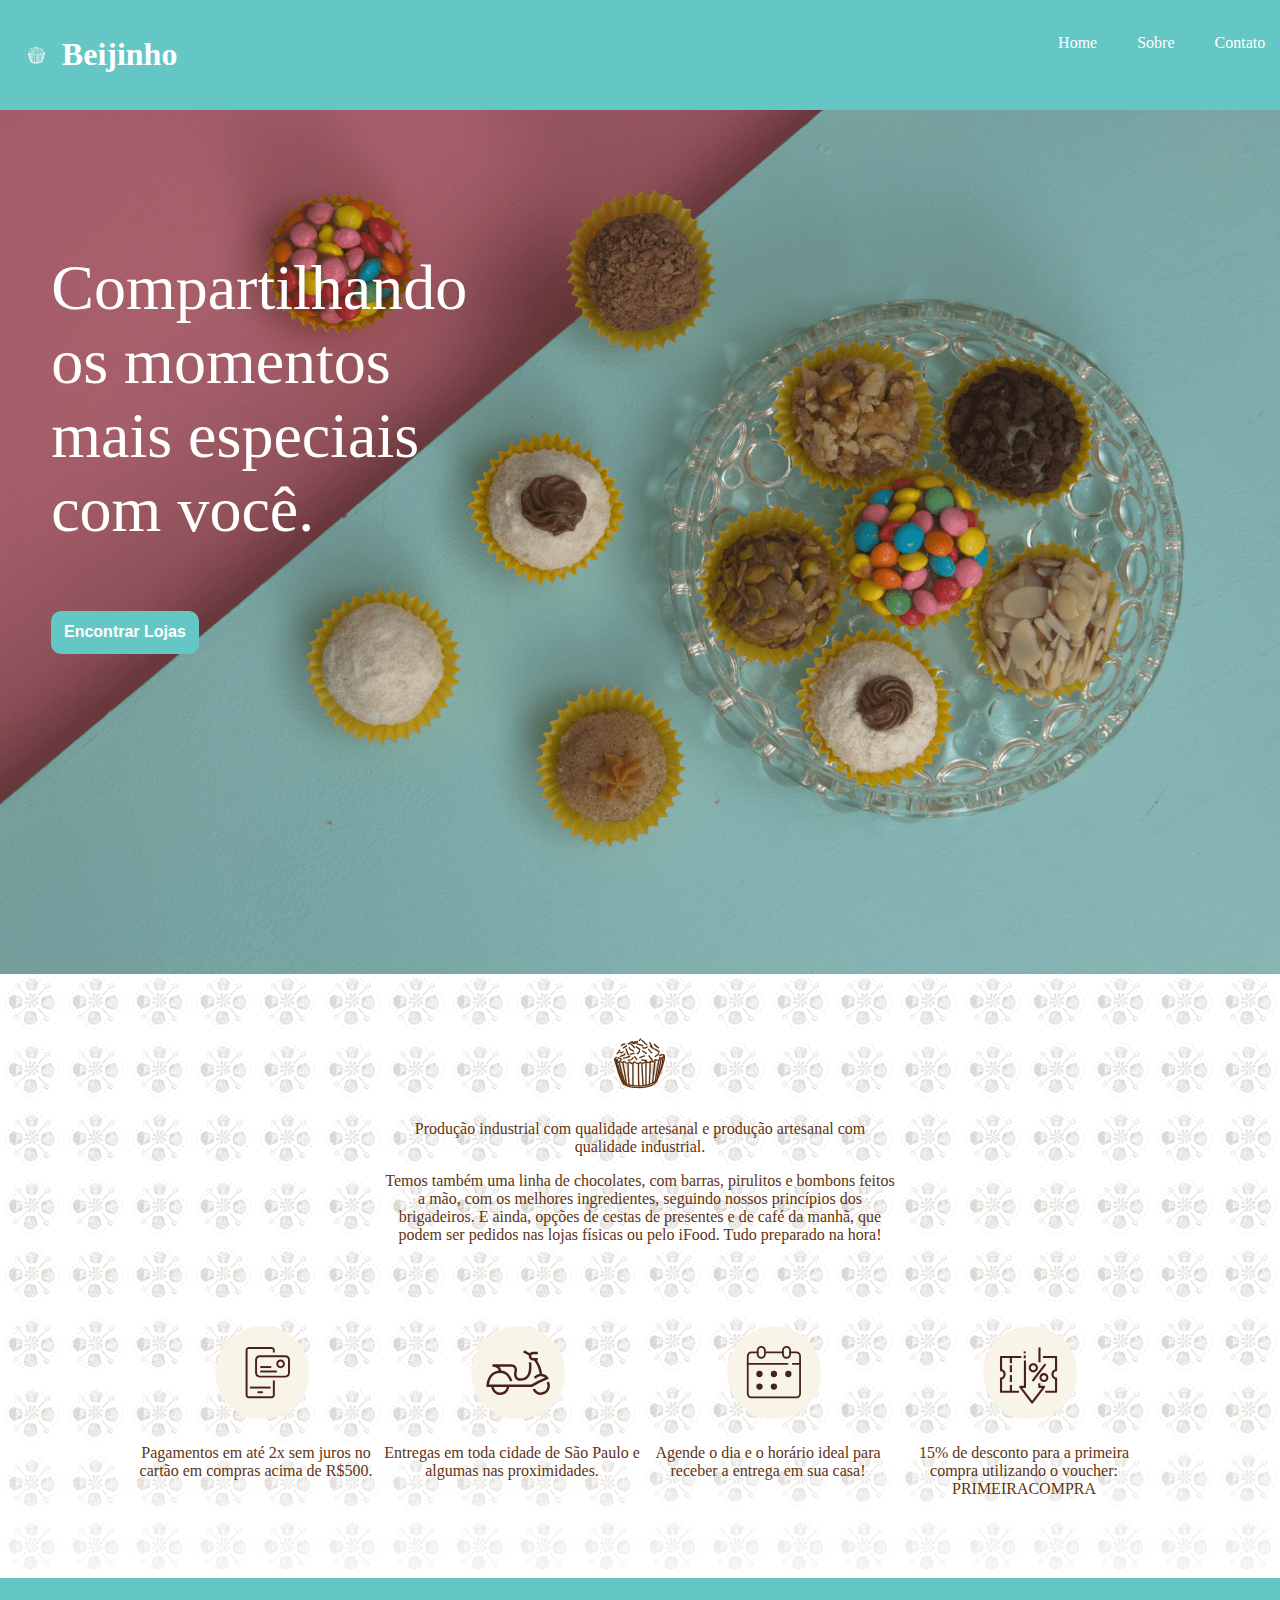
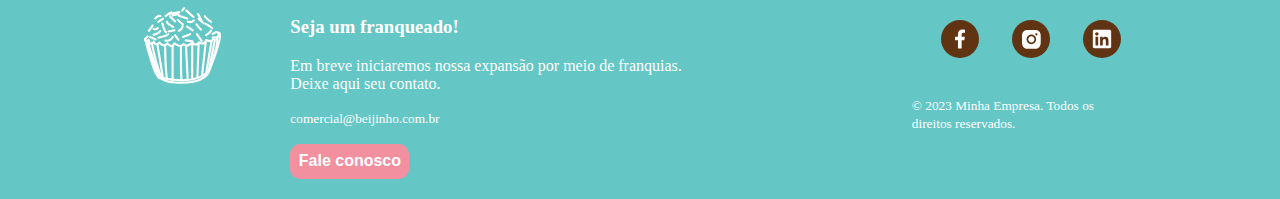
<file: index.html>
<!DOCTYPE html>
<html lang="pt-br">
<head>
    <meta charset="UTF-8">
    <meta name="viewport" content="width=device-width, initial-scale=1.0">
    <link rel="stylesheet" href="style.css">
    <link rel="icon" href="img/icone.svg" type="image/x-icon">
    <title>Beijinho - Home</title>
</head>
<body>
    <header>
        <nav>
            <div class="navbar">
                <div class="logo">
                    <img src="img/icone-branco.svg" alt="icone" width="35%">
                    <h1>Beijinho</h1>
                </div>
                <ul class="menu">
                    <li><a href="index.html">Home</a></li>
                    <li><a href="sobre.html">Sobre</a></li>
                    <li><a href="contato.html">Contato</a></li>
                    <li><a href="galeria.html">Galeria</a></li>
                </ul>
            </div>
        </nav>
    </header>
    
    <div class="inicio">
        <p class="p-inicial">Compartilhando <br> os momentos <br> mais especiais <br> com você.</p>
        <button id="btn-inicio"><b>Encontrar Lojas</b></button>
    </div>

    <div class="fundo"> 
        <div class="container">
            <center>
                <img src="img/icone.svg" alt="icone-beijinho" width="5%">
                <div class="text">
                    <p>Produção industrial com qualidade artesanal e produção artesanal com qualidade industrial.</p>
                    <p>Temos também uma linha de chocolates, com barras, pirulitos e bombons feitos a mão, com os melhores ingredientes, seguindo nossos princípios dos brigadeiros. E ainda, opções de cestas de presentes e de café da manhã, que podem ser pedidos nas lojas físicas ou pelo iFood. Tudo preparado na hora!</p>
                </div>
            </center>
                
            <div class="faixa">
                <div style="width: 25%; text-align: center;">
                    <img src="img/pagmento.svg" alt="icone-faixa" width="40%">
                    <p>Pagamentos em até 2x sem juros no cartão em compras acima de R$500.</p>
                </div>
                <div style="width: 25%; text-align: center;">
                    <img src="img/motoca.svg" alt="icone-faixa" width="40%">
                    <p>Entregas em toda cidade de São Paulo e algumas nas proximidades.</p>
                </div>
                <div style="width: 25%; text-align: center;">
                    <img src="img/agenda.svg" alt="icone-faixa" width="40%">
                    <p>Agende o dia e o horário ideal para receber a entrega em sua casa!</p>
                </div>
                <div style="width: 25%; text-align: center;">
                    <img src="img/desconto.svg" alt="icone-faixa" width="40%">
                    <p>15% de desconto para a primeira compra utilizando o voucher: PRIMEIRACOMPRA</p>                    
                </div>
            </div>
        </div>
    </div>

    <footer>
        <div class="rodape">
            <div class="container-flex">
                <div class="img-rodape">
                    <img src="img/icone-branco.svg" alt="logo" width="100%">
                </div>
                
                <div class="text-rodape">
                    <h3>Seja um franqueado!</h3>
                    <p>Em breve iniciaremos nossa expansão por meio de franquias. Deixe aqui seu contato.</p>
                
                    <small>comercial@beijinho.com.br</small>
                    <br>
                    <button id="btn-fim"><b>Fale conosco</b></button>
                </div>

                <div class="icones-rodape">
                    <img src="img/face.svg" alt="icone-social">
                    <img src="img/insta.svg" alt="icone-social">
                    <img src="img/linke.svg" alt="icone-social">
                    <br>
                    <small>&copy; 2023 Minha Empresa. Todos os direitos reservados.</small>
                </div>
            </div>
        </div>
    </footer>
</body>
</html>
</file>
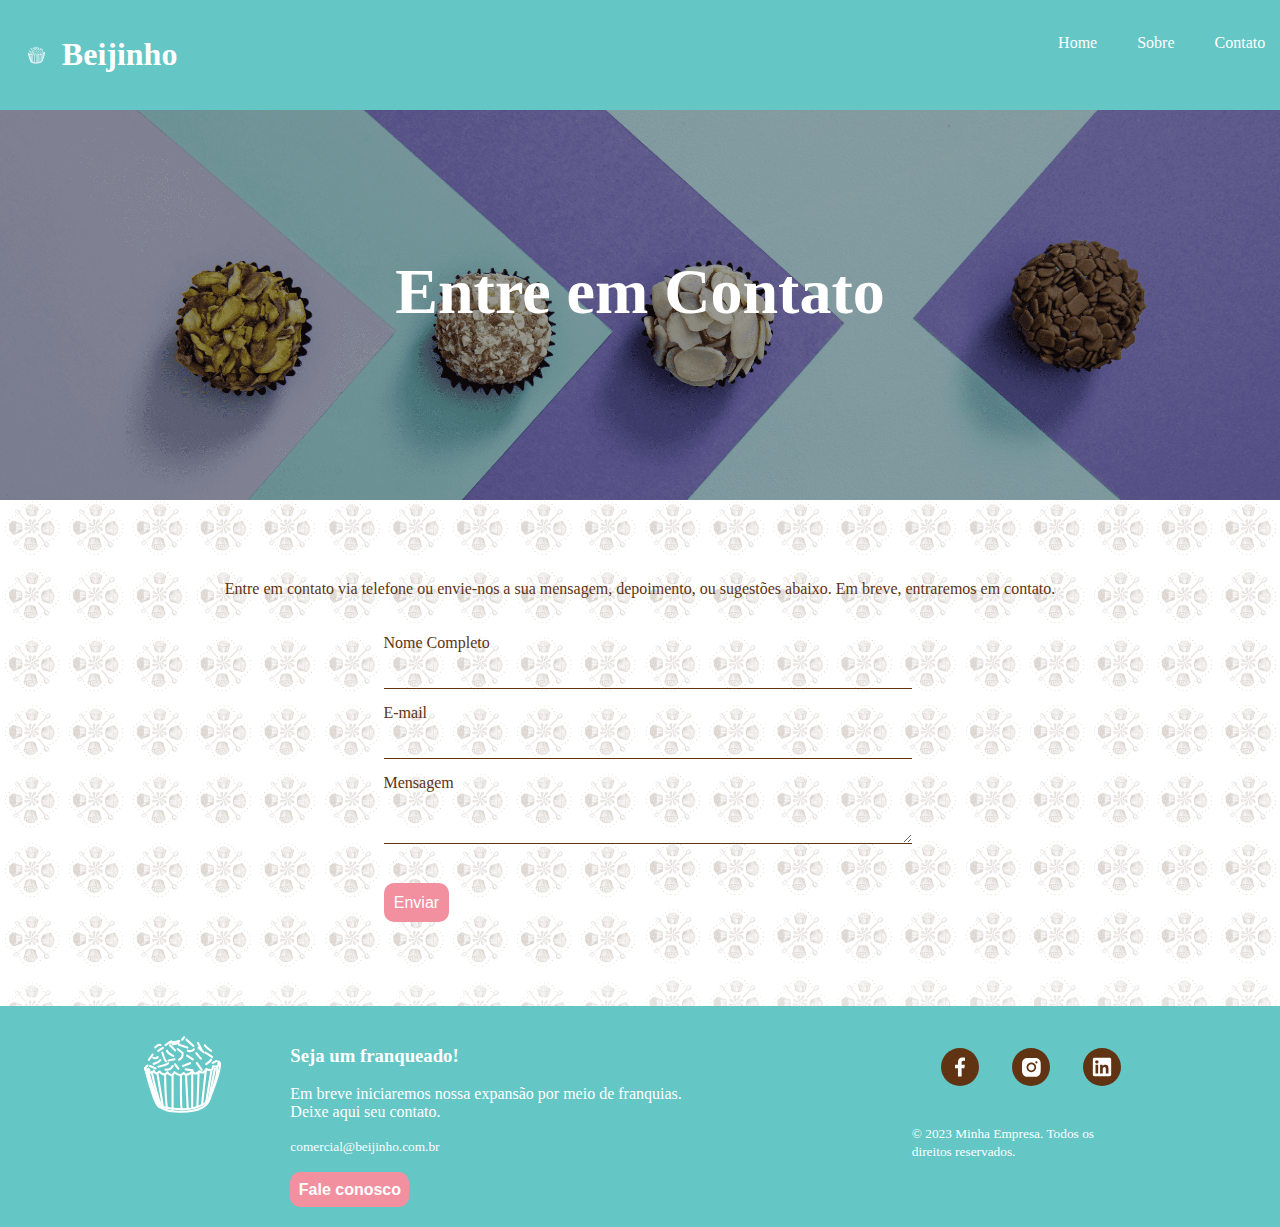
<file: contato.html>
<!DOCTYPE html>
<html lang="pt-br">
<head>
    <meta charset="UTF-8">
    <meta name="viewport" content="width=device-width, initial-scale=1.0">
    <link rel="stylesheet" href="style.css">
    <link rel="icon" href="img/icone.svg" type="image/x-icon">
    <title>Contato</title>
</head>
<body>
    <header>
        <nav>
            <div class="navbar">
                <div class="logo">
                    <img src="img/icone-branco.svg" alt="icone" width="35%">
                    <h1>Beijinho</h1>
                </div>
                <ul class="menu">
                    <li><a href="index.html">Home</a></li>
                    <li><a href="sobre.html">Sobre</a></li>
                    <li><a href="contato.html">Contato</a></li>
                    <li><a href="galeria.html">Galeria</a></li>
                </ul>
            </div>
        </nav>
    </header>

    <div class="fundo-sobre">
        <h1>Entre em Contato</h1>
    </div>

    <div class="fundo">
        <div class="container">
            <center>
                <p>Entre em contato via telefone ou envie-nos a sua
                    mensagem, depoimento, ou sugestões abaixo.
                    Em breve, entraremos em contato.</p>
            </center>
                    
            <div class="form" >
                <form action="enviou.html" class="formulario">
                    <div class="form-group">
                        <label for="nome">Nome Completo</label>
                        <input type="text" id="nome" name="nome" required>
                    </div>
                    <div class="form-group">
                        <label for="email">E-mail</label>
                        <input type="email" id="email" name="email" required>
                    </div>
                    <div class="form-group">
                        <label for="mensagem">Mensagem</label>
                        <textarea id="mensagem" name="mensagem" required></textarea>
                    </div>
                    <button id="btn-fim" type="submit">Enviar</button>
                </form>
            </div>
        </div>
    </div>

    <footer>
        <div class="rodape">
            <div class="container-flex">
                <div class="img-rodape">
                    <img src="img/icone-branco.svg" alt="logo" width="100%">
                </div>
                
                <div class="text-rodape">
                    <h3>Seja um franqueado!</h3>
                    <p>Em breve iniciaremos nossa expansão por meio de franquias. Deixe aqui seu contato.</p>
                
                    <small>comercial@beijinho.com.br</small>
                    <br>
                    <button id="btn-fim"><b>Fale conosco</b></button>
                </div>

                <div class="icones-rodape">
                    <img src="img/face.svg" alt="icone-social">
                    <img src="img/insta.svg" alt="icone-social">
                    <img src="img/linke.svg" alt="icone-social">
                    <br>
                    <small>&copy; 2023 Minha Empresa. Todos os direitos reservados.</small>
                </div>
            </div>
        </div>
    </footer>
</body>
</html>
</file>
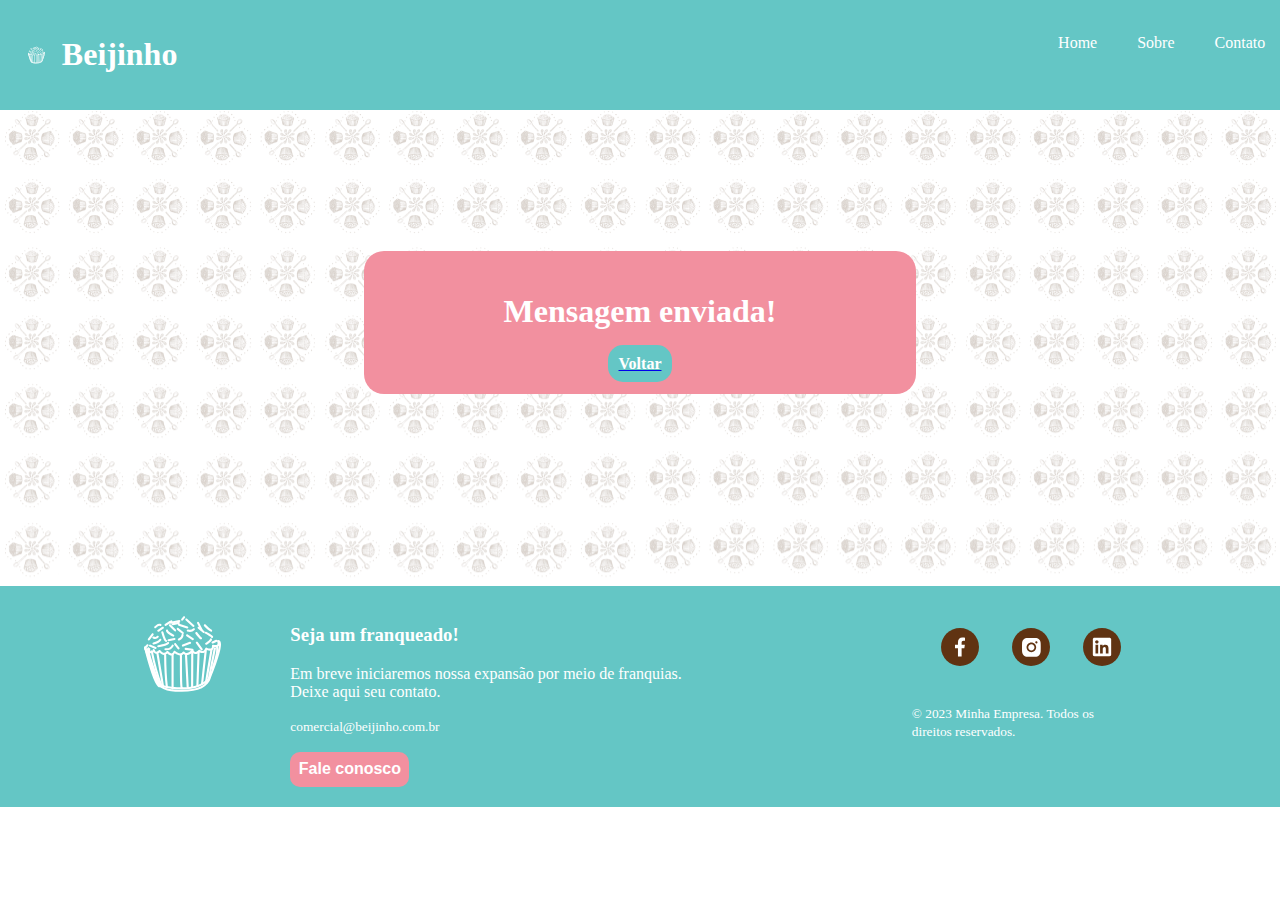
<file: enviou.html>
<!DOCTYPE html>
<html lang="pt-br">
<head>
    <meta charset="UTF-8">
    <meta name="viewport" content="width=device-width, initial-scale=1.0">
    <link rel="stylesheet" href="style.css">
    <title>Galeria</title>
</head>
<body>
    <header>
        <nav>
            <div class="navbar">
                <div class="logo">
                    <img src="img/icone-branco.svg" alt="icone" width="35%">
                    <h1>Beijinho</h1>
                </div>
                <ul class="menu">
                    <li><a href="index.html">Home</a></li>
                    <li><a href="sobre.html">Sobre</a></li>
                    <li><a href="contato.html">Contato</a></li>
                    <li><a href="galeria.html">Galeria</a></li>
                </ul>
            </div>
        </nav>
    </header>

    <div class="fundo-enviou">
        <div class="container">
            <center>
                <div class="enviou">
                    <h1>Mensagem enviada!</h1>

                    <a href="index.html">
                        <b id="btn-enviou">Voltar</b>
                    </a>
                </div>
            </center>
        </div>
    </div>

    <footer>
        <div class="rodape">
            <div class="container-flex">
                <div class="img-rodape">
                    <img src="img/icone-branco.svg" alt="logo" width="100%">
                </div>
                
                <div class="text-rodape">
                    <h3>Seja um franqueado!</h3>
                    <p>Em breve iniciaremos nossa expansão por meio de franquias. Deixe aqui seu contato.</p>
                
                    <small>comercial@beijinho.com.br</small>
                    <br>
                    <button id="btn-fim"><b>Fale conosco</b></button>
                </div>

                <div class="icones-rodape">
                    <img src="img/face.svg" alt="icone-social">
                    <img src="img/insta.svg" alt="icone-social">
                    <img src="img/linke.svg" alt="icone-social">
                    <br>
                    <small>&copy; 2023 Minha Empresa. Todos os direitos reservados.</small>
                </div>
            </div>
        </div>
    </footer>
</body>
</html>
</file>
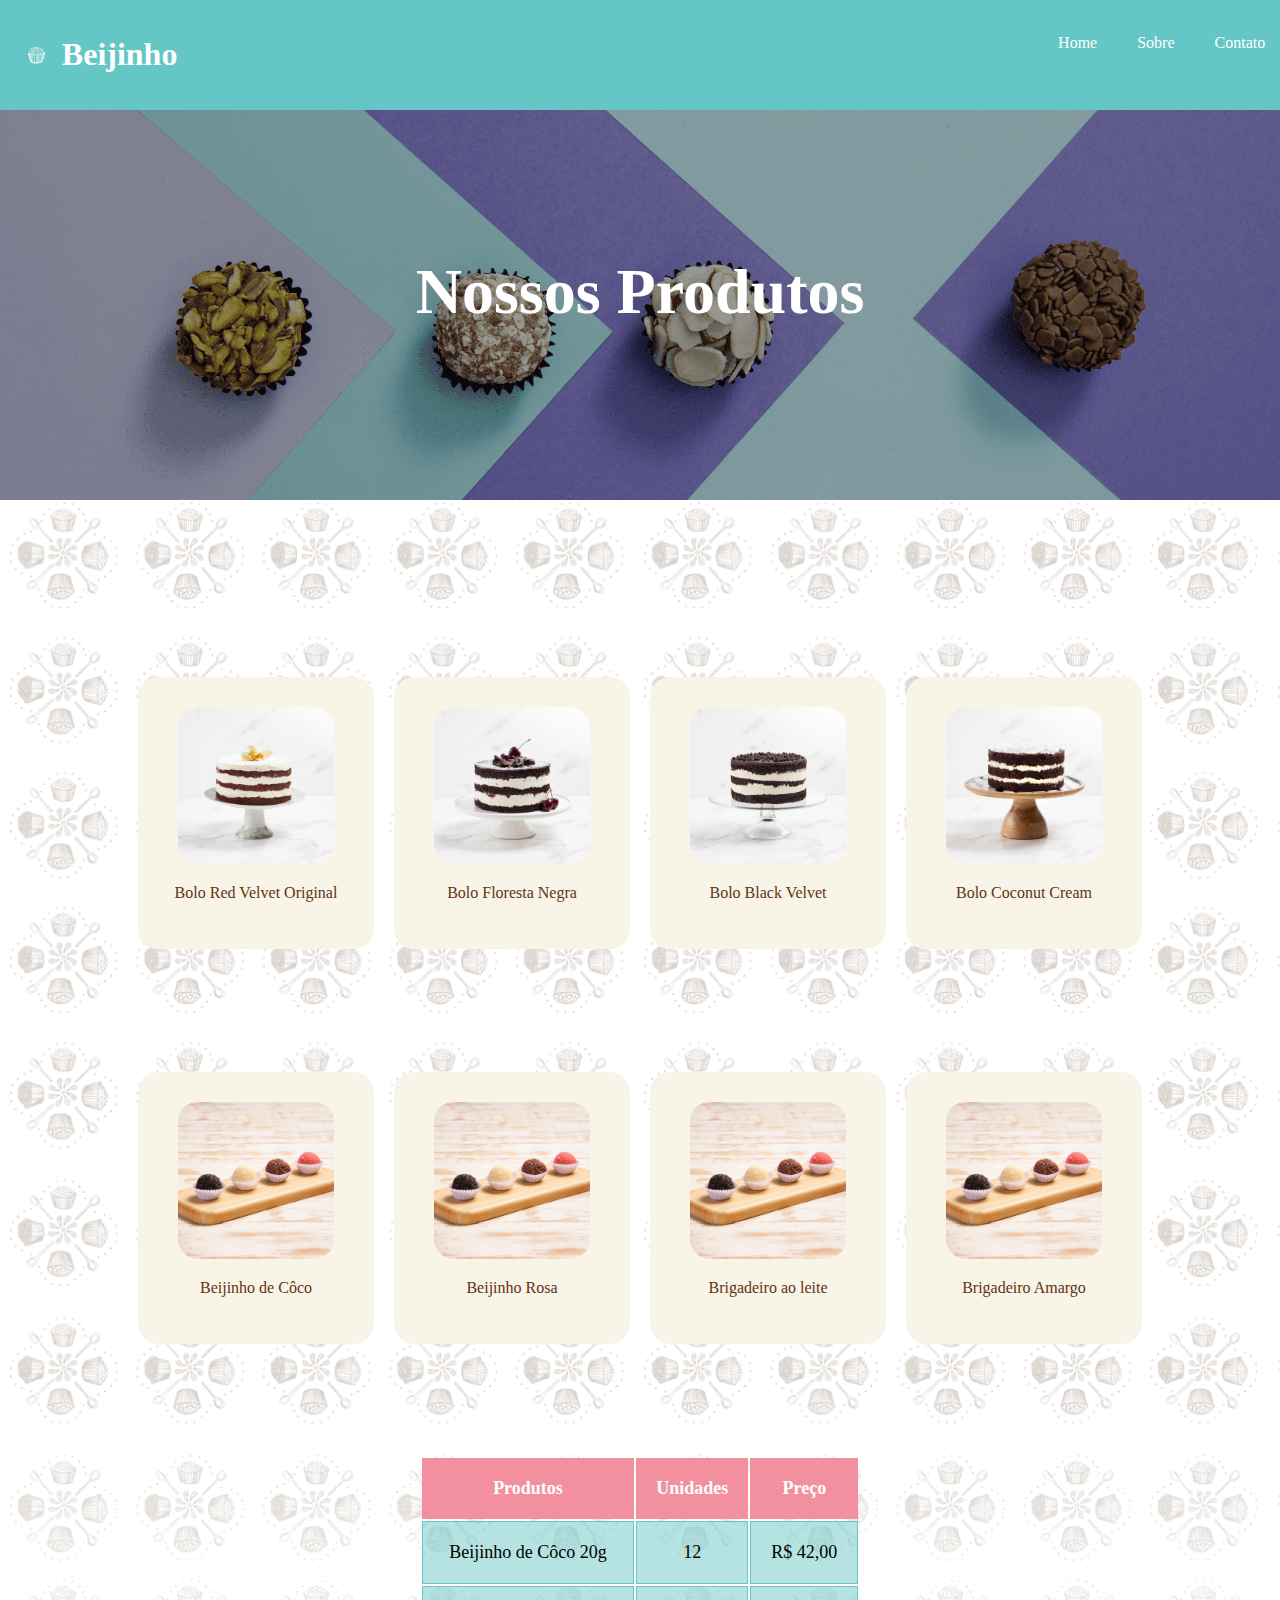
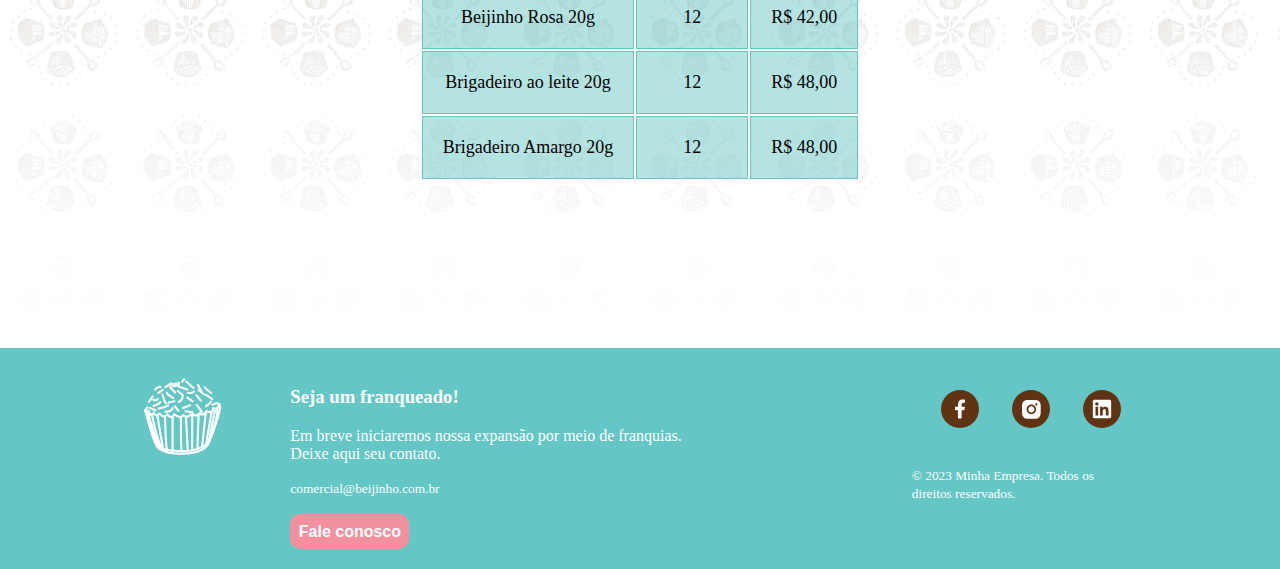
<file: galeria.html>
<!DOCTYPE html>
<html lang="pt-br">
<head>
    <meta charset="UTF-8">
    <meta name="viewport" content="width=device-width, initial-scale=1.0">
    <link rel="stylesheet" href="style.css">
    <link rel="icon" href="img/icone.svg" type="image/x-icon">
    <title>Galeria</title>
</head>
<body>
    <header>
        <nav>
            <div class="navbar">
                <div class="logo">
                    <img src="img/icone-branco.svg" alt="icone" width="35%">
                    <h1>Beijinho</h1>
                </div>
                <ul class="menu">
                    <li><a href="index.html">Home</a></li>
                    <li><a href="sobre.html">Sobre</a></li>
                    <li><a href="contato.html">Contato</a></li>
                    <li><a href="galeria.html">Galeria</a></li>
                </ul>
            </div>
        </nav>
    </header>

    <div class="fundo-sobre">
        <h1>Nossos Produtos</h1>
    </div>

    <div class="fundo">
        <div class="container">
            <div class="linha">
                <div class="box">
                    <img src="img/cake-1.webp" alt="bolos" width="90%">
                    <p>Bolo Red Velvet Original</p>
                </div>
                <div class="box">
                    <img src="img/cake-2.webp" alt="bolos" width="90%">
                    <p>Bolo Floresta Negra</p>
                </div>
                <div class="box">
                    <img src="img/cake-3.webp" alt="bolos" width="90%">
                    <p>Bolo Black Velvet</p>
                </div>
                <div class="box">
                    <img src="img/cake-4.webp" alt="bolos" width="90%">
                    <p>Bolo Coconut Cream</p>
                </div>
            </div>

            <div class="linha">
                <div class="box">
                    <img src="img/doces.jpg" alt="doces" width="90%">
                    <p>Beijinho de Côco</p>
                </div>
                <div class="box">
                    <img src="img/doces.jpg" alt="doces" width="90%">
                    <p>Beijinho Rosa</p>
                </div>
                <div class="box">
                    <img src="img/doces.jpg" alt="doces" width="90%">
                    <p>Brigadeiro ao leite</p>
                </div>
                <div class="box">
                    <img src="img/doces.jpg" alt="doces" width="90%">
                    <p>Brigadeiro Amargo</p>
                </div>
            </div>

            <center>
                <div class="table">
                    <table class="comparison-table">
                        <tr>
                            <th>Produtos</th>
                            <th>Unidades</th>
                            <th>Preço</th>
                        </tr>
                        <tr>
                            <td>Beijinho de Côco 20g</td>
                            <td>12</td>
                            <td>R$ 42,00</td>
                        </tr>
                        <tr>
                            <td>Beijinho Rosa 20g</td>
                            <td>12</td>
                            <td>R$ 42,00</td>
                        </tr>
                        <tr>
                            <td>Brigadeiro ao leite 20g</td>
                            <td>12</td>
                            <td>R$ 48,00</td>
                        </tr>
                        <tr>
                            <td>Brigadeiro Amargo 20g</td>
                            <td>12</td>
                            <td>R$ 48,00</td>
                        </tr>
                    </table> 
                </div>
            </center>
        </div>
    </div>

    <footer>
        <div class="rodape">
            <div class="container-flex">
                <div class="img-rodape">
                    <img src="img/icone-branco.svg" alt="logo" width="100%">
                </div>
                
                <div class="text-rodape">
                    <h3>Seja um franqueado!</h3>
                    <p>Em breve iniciaremos nossa expansão por meio de franquias. Deixe aqui seu contato.</p>
                
                    <small>comercial@beijinho.com.br</small>
                    <br>
                    <button id="btn-fim"><b>Fale conosco</b></button>
                </div>

                <div class="icones-rodape">
                    <img src="img/face.svg" alt="icone-social">
                    <img src="img/insta.svg" alt="icone-social">
                    <img src="img/linke.svg" alt="icone-social">
                    <br>
                    <small>&copy; 2023 Minha Empresa. Todos os direitos reservados.</small>
                </div>
            </div>
        </div>
    </footer>
</body>
</html>
</file>
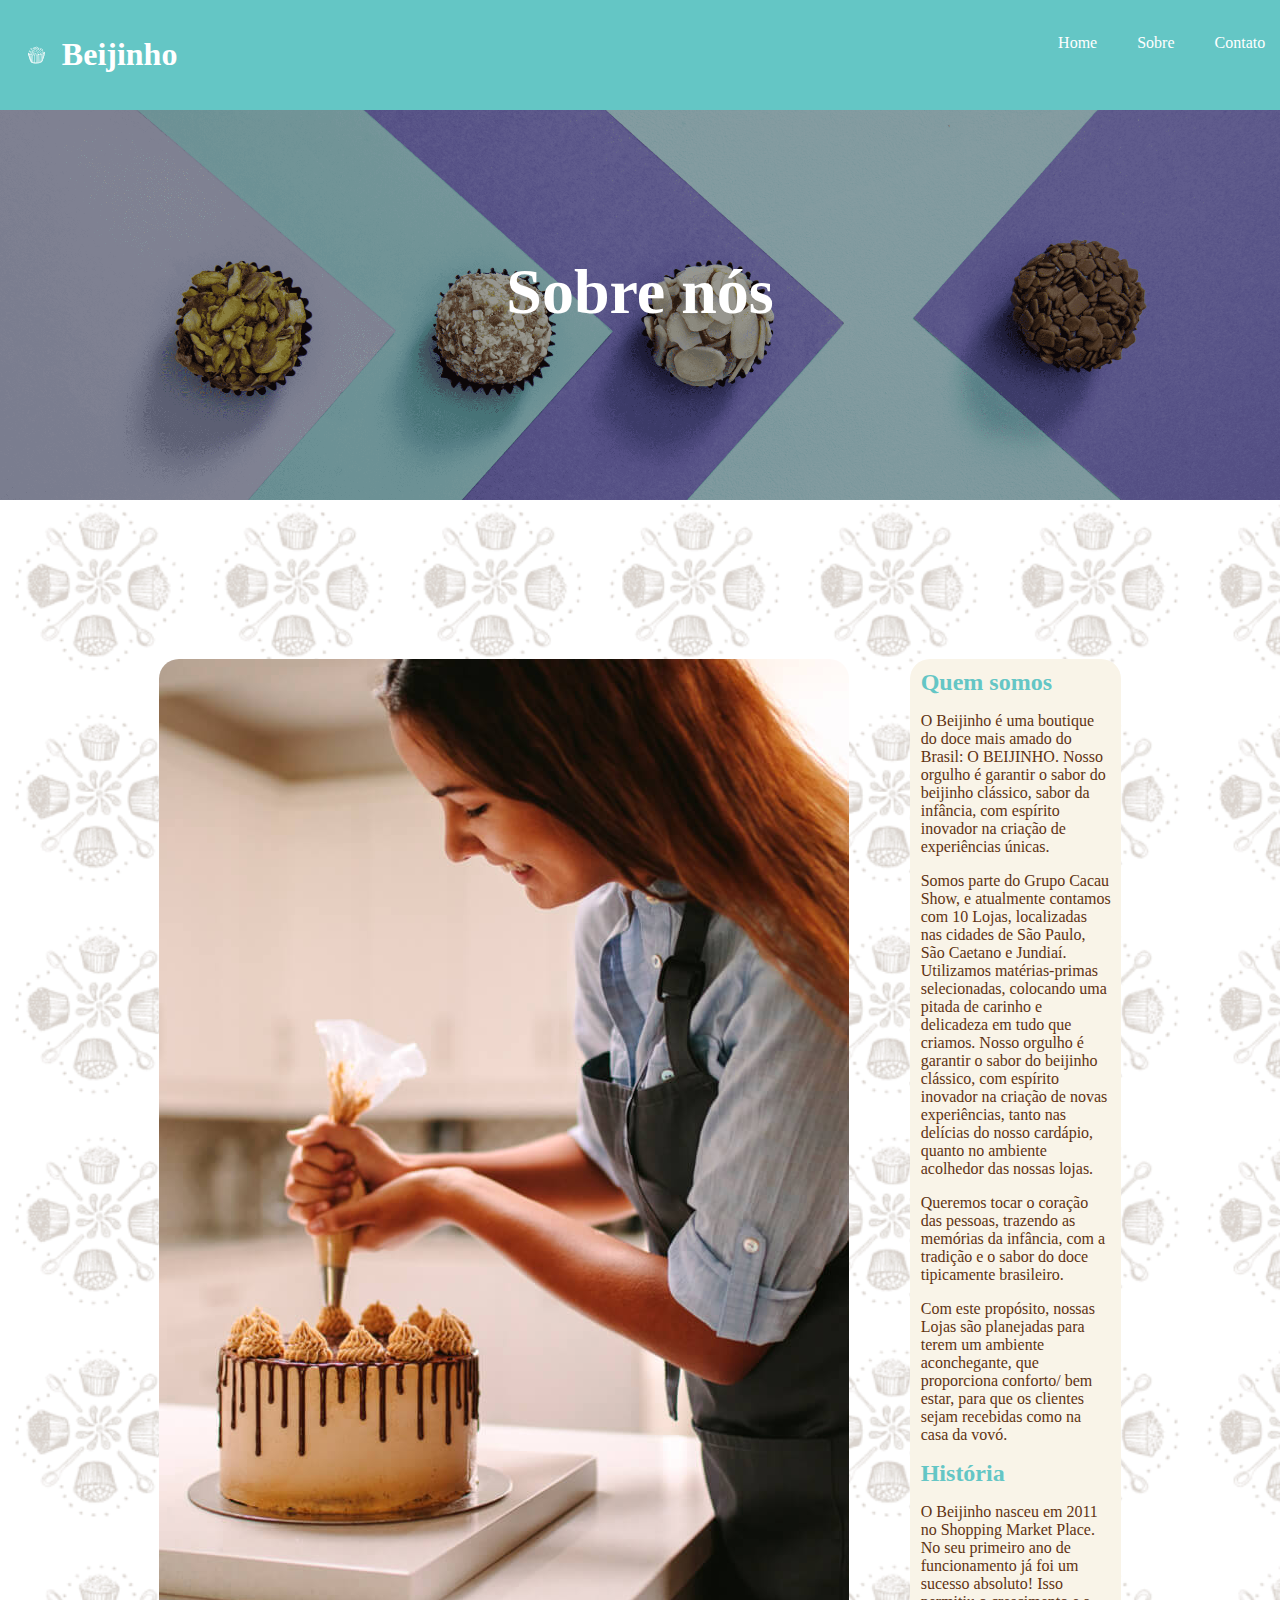
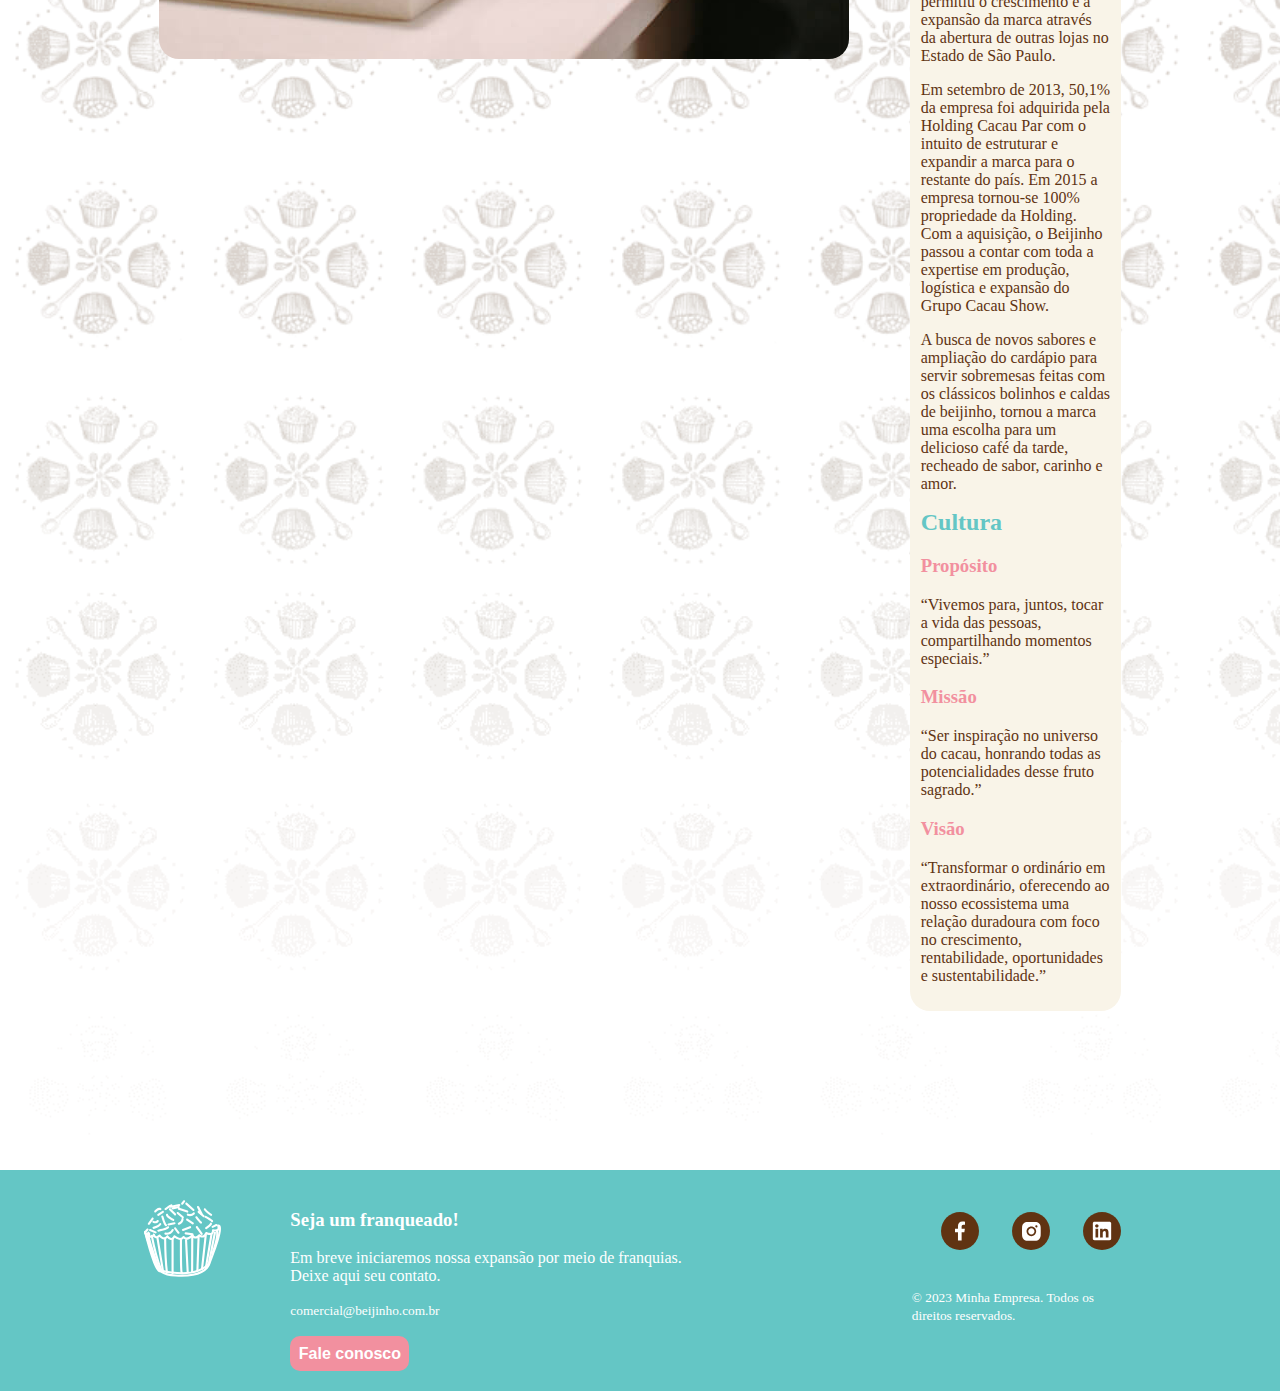
<file: sobre.html>
<!DOCTYPE html>
<html lang="pt-br">
<head>
    <meta charset="UTF-8">
    <meta name="viewport" content="width=device-width, initial-scale=1.0">
    <link rel="stylesheet" href="style.css">
    <link rel="icon" href="img/icone.svg" type="image/x-icon">
    <title>Sobre Nós</title>
</head>
<body>
    <header>
        <nav>
            <div class="navbar">
                <div class="logo">
                    <img src="img/icone-branco.svg" alt="icone" width="35%">
                    <h1>Beijinho</h1>
                </div>
                <ul class="menu">
                    <li><a href="index.html">Home</a></li>
                    <li><a href="sobre.html">Sobre</a></li>
                    <li><a href="contato.html">Contato</a></li>
                    <li><a href="galeria.html">Galeria</a></li>
                </ul>
            </div>
        </nav>
    </header>

    <div class="fundo-sobre">
        <h1>Sobre nós</h1>
    </div>

    <div class="fundo">
        <div class="container-flex-sobre">
            <div class="img-sobre">
                <img src="img/img-sobre.jpg" alt="img-sobre">
            </div>
            <div class="text-sobre">
            <div class="block">
                <h1>Quem somos</h1>

                <p>O Beijinho é uma boutique do doce mais amado do Brasil: O BEIJINHO. Nosso orgulho é garantir o sabor do beijinho clássico, sabor da infância, com espírito inovador na criação de experiências únicas.</p>

                <p>Somos parte do Grupo Cacau Show, e atualmente contamos com 10 Lojas, localizadas nas cidades de São Paulo, São Caetano e Jundiaí.
                    Utilizamos matérias-primas selecionadas, colocando uma pitada de carinho e delicadeza em tudo que criamos.
                    Nosso orgulho é garantir o sabor do beijinho clássico, com espírito inovador na criação de novas experiências, tanto nas delícias do nosso cardápio, quanto no ambiente acolhedor das nossas lojas.</p>
                    
                    <p>Queremos tocar o coração das pessoas, trazendo as memórias da infância, com a tradição e o sabor do doce tipicamente brasileiro.</p>
                    
                    <p>Com este propósito, nossas Lojas são planejadas para terem um ambiente aconchegante, que proporciona conforto/ bem estar, para que os clientes sejam recebidas como na casa da vovó.</p>
                    
                    <h1>História</h1>
                    
                    <p>O Beijinho nasceu em 2011 no Shopping Market Place. No seu primeiro ano de funcionamento já foi um sucesso absoluto! Isso permitiu o crescimento e a expansão da marca através da abertura de outras lojas no Estado de São Paulo.​</p>
                    
                    <p>Em setembro de 2013, 50,1% da empresa foi adquirida pela Holding Cacau Par com o intuito de estruturar e expandir a marca para o restante do país. Em 2015 a empresa tornou-se 100% propriedade da Holding.​ Com a aquisição, o Beijinho passou a contar com toda a expertise em produção, logística e expansão do Grupo Cacau Show.</p>
                    
                    <p>A busca de novos sabores e ampliação do cardápio para servir sobremesas feitas com os clássicos bolinhos e caldas de beijinho, tornou a marca uma escolha para um delicioso café da tarde, recheado de sabor, carinho e amor.</p>
                    
                    <h1>Cultura</h1>
                    
                    <h3>Propósito</h3>
                    <p>“Vivemos para, juntos, tocar a vida das pessoas, compartilhando momentos especiais.”</p>
                    
                    <h3>Missão</h3>
                    <p>“Ser inspiração no universo do cacau, honrando todas as potencialidades desse fruto sagrado.”</p>
                    
                    <h3>Visão</h3>
                    <p>“Transformar o ordinário em extraordinário, oferecendo ao nosso ecossistema uma relação duradoura com foco no crescimento, rentabilidade, oportunidades e sustentabilidade.”</p>
                </div>
            </div>
        </div>
    </div>

    <footer>
        <div class="rodape">
            <div class="container-flex">
                <div class="img-rodape">
                    <img src="img/icone-branco.svg" alt="logo" width="100%">
                </div>
                
                <div class="text-rodape">
                    <h3>Seja um franqueado!</h3>
                    <p>Em breve iniciaremos nossa expansão por meio de franquias. Deixe aqui seu contato.</p>
                
                    <small>comercial@beijinho.com.br</small>
                    <br>
                    <button id="btn-fim"><b>Fale conosco</b></button>
                </div>

                <div class="icones-rodape">
                    <img src="img/face.svg" alt="icone-social">
                    <img src="img/insta.svg" alt="icone-social">
                    <img src="img/linke.svg" alt="icone-social">
                    <br>
                    <small>&copy; 2023 Minha Empresa. Todos os direitos reservados.</small>
                </div>
            </div>
        </div>
    </footer>
</body>
</html>
</file>
<file: style.css>
body {
    font-family: "Sagona";
    margin: 0;
    padding: 0;
}

.container {
    width: 80%;
    margin: 0 auto;
}

.container p {
    color: #603312;
}

.container-flex {
    width: 80%;
    margin: 0 auto;
    display: flex;
}

.navbar {
    background-color: #64c6c5;
    color: #fff;
    display: flex;
    padding: 15px;
}

.rodape {
    background-color: #64c6c5;
    color: #fff;
    padding: 20px;
}

.logo {
    margin-left: 1%;
    width: 50%;
    display: flex;
}

.logo img {
    margin-right: 15%;
}

.menu {
    list-style: none;
    display: flex;
    margin-left: 70%;
    margin-top: 1.5%;
}

.inicio {
    background-image: url('img/inicial.png');
    background-repeat: no-repeat; 
    background-size: cover;
    padding-top: 1%;
    padding-bottom: 25%;
}

.p-inicial {
    margin-left: 4%;
    margin-top: 10%;
    font-size: 400%;
    color: #fff;
}

.fundo {
    background-image: url('img/fundo.png');
    background-repeat: no-repeat; 
    background-size: cover;
    padding-top: 5%;
    padding-bottom: 5%;
}

.fundo-sobre {
    background-image: url('img/fundo-sobre.png');
    background-repeat: no-repeat; 
    background-size: cover;
    padding-bottom: 10%;
    padding-top: 1%;
}

.fundo-sobre h1 {
    color: #fff;
    text-align: center;
    padding-top: 7%;
    font-size: 400%;
}

.container-flex-sobre {
    width: 80%;
    margin: 0 auto;
    display: flex;
    padding: 5%;
}

.img-sobre {
    padding: 3%;
}

.img-sobre img {
    border-radius: 20px;
}

.text-sobre {
    background-color: #F9F4E8;
    border-radius: 20px;
    margin: 3%;
}

.block {
    padding: 5%;
}
.block h1 {
    font-size: 150%;
    color: #64C6C5;
    margin: 0;
}

.block h3 {
    color: #F2909F;
}
.block p {
    color: #603312;
}

.tables {
    display: flex;
}

.table {
    border-collapse: collapse;
    width: 80%;
    margin: 0 auto;
    margin-bottom: 10%;
}

.table td {
    border: 1px solid #64c6c5;
    background-color: #64c6c47c;
    padding: 20px;
    text-align: center;
    font-size: 18px; 
}

.table th {
    background-color: #F2909F;
    color: #fff;
    padding: 20px;
    text-align: center;
    font-size: 18px; 
}

.text {
    width: 50%;
    padding: 1%;
    text-align: center;
    color: #603312;
}

.faixa {
    display: flex;
    margin-top: 5%;
}

.faixa p {
    color: #603312;
}

.faixa img {
    margin-left: 5%;
}

.img-rodape {
    width: 10%;
    margin-right: 5%;
    margin-top: 1%;
}

.text-rodape {
    margin-right: 20%;
    margin-left: 2%;
}

.icones-rodape img {
    margin-top: 10%;
    margin-left: 13%;
    margin-bottom: 15%;
}

.menu li {
    margin-right: 40px;
}

.menu li:last-child {
    margin-right: 0;
}

.menu li a {
    color: #fff;
    text-decoration: none;
}

#btn-inicio {
    background-color: #64C6C5;
    border-radius: 10px;
    border: solid 0;
    padding: 1%;
    font-size: 100%;
    color: #fff;
    margin-left: 4%;
}

#btn-fim {
    background-color: #F2909F;
    border-radius: 10px;
    border: solid 0;
    padding: 2%;
    font-size: 100%;
    color: #fff;
    margin-top: 4%;
}

.linha{
    display: flex;
    margin-top: 10%;
    margin-bottom: 10%;
}

.linha p{
    color: #603312;
    text-align: center;
}

.linha img{
    margin-left: 5%;
    border-radius: 20px;
}

.box {
    background-color: #F9F4E8;
    padding: 3%;
    margin: 1%;
    border-radius: 20px;
}

.form {
    width: 50%;
    margin-left: 23%;
}

.formulario {
    width: 100%;
    margin: 0 auto;
    background-color: #f9f9f900;
    padding: 20px;
    border-radius: 10px;
    color: #603312;
}

.form-group {
    margin-bottom: 15px;
}

input[type="text"],
input[type="email"],

textarea {
    width: 100%;
    padding: 8px;
    border: 0px solid ;
    border-bottom: 1px solid #603312;
    background-color: #60321200;
    margin-top: 5px;
}

.enviou {
    background-color: #F2909F;
    width: 50%;
    border-radius: 20px;
    padding: 2%;
    color: #fff;
}

.enviou  h1{
    margin-bottom: 5%;
}

#btn-enviou {
    background-color: #64C6C5;
    border-radius: 15px;
    border: solid 0;
    padding: 2%;
    font-size: 100%;
    color: #fff;
    list-style: none;
}

.fundo-enviou {
    background-image: url('img/fundo.png');
    background-repeat: no-repeat; 
    background-size: cover;
    padding-top: 11%;
    padding-bottom: 15%;
}
</file>
